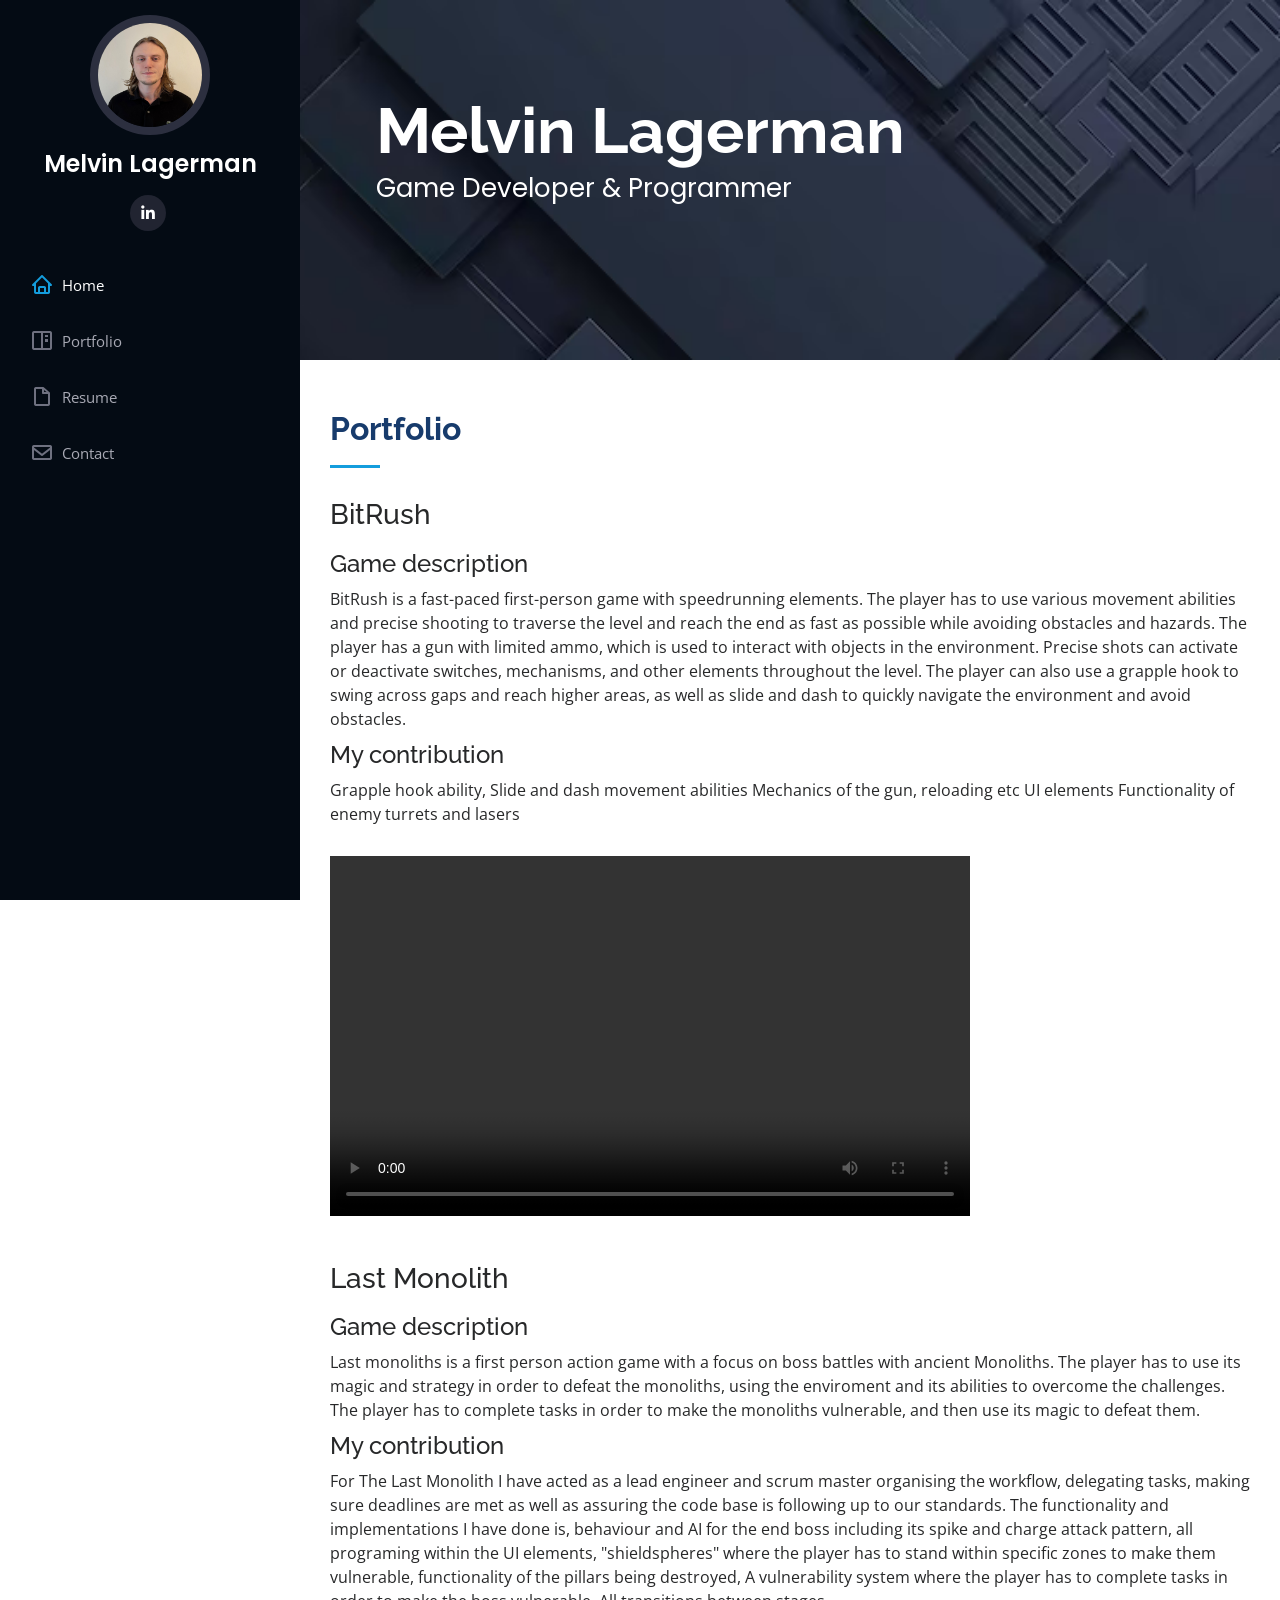
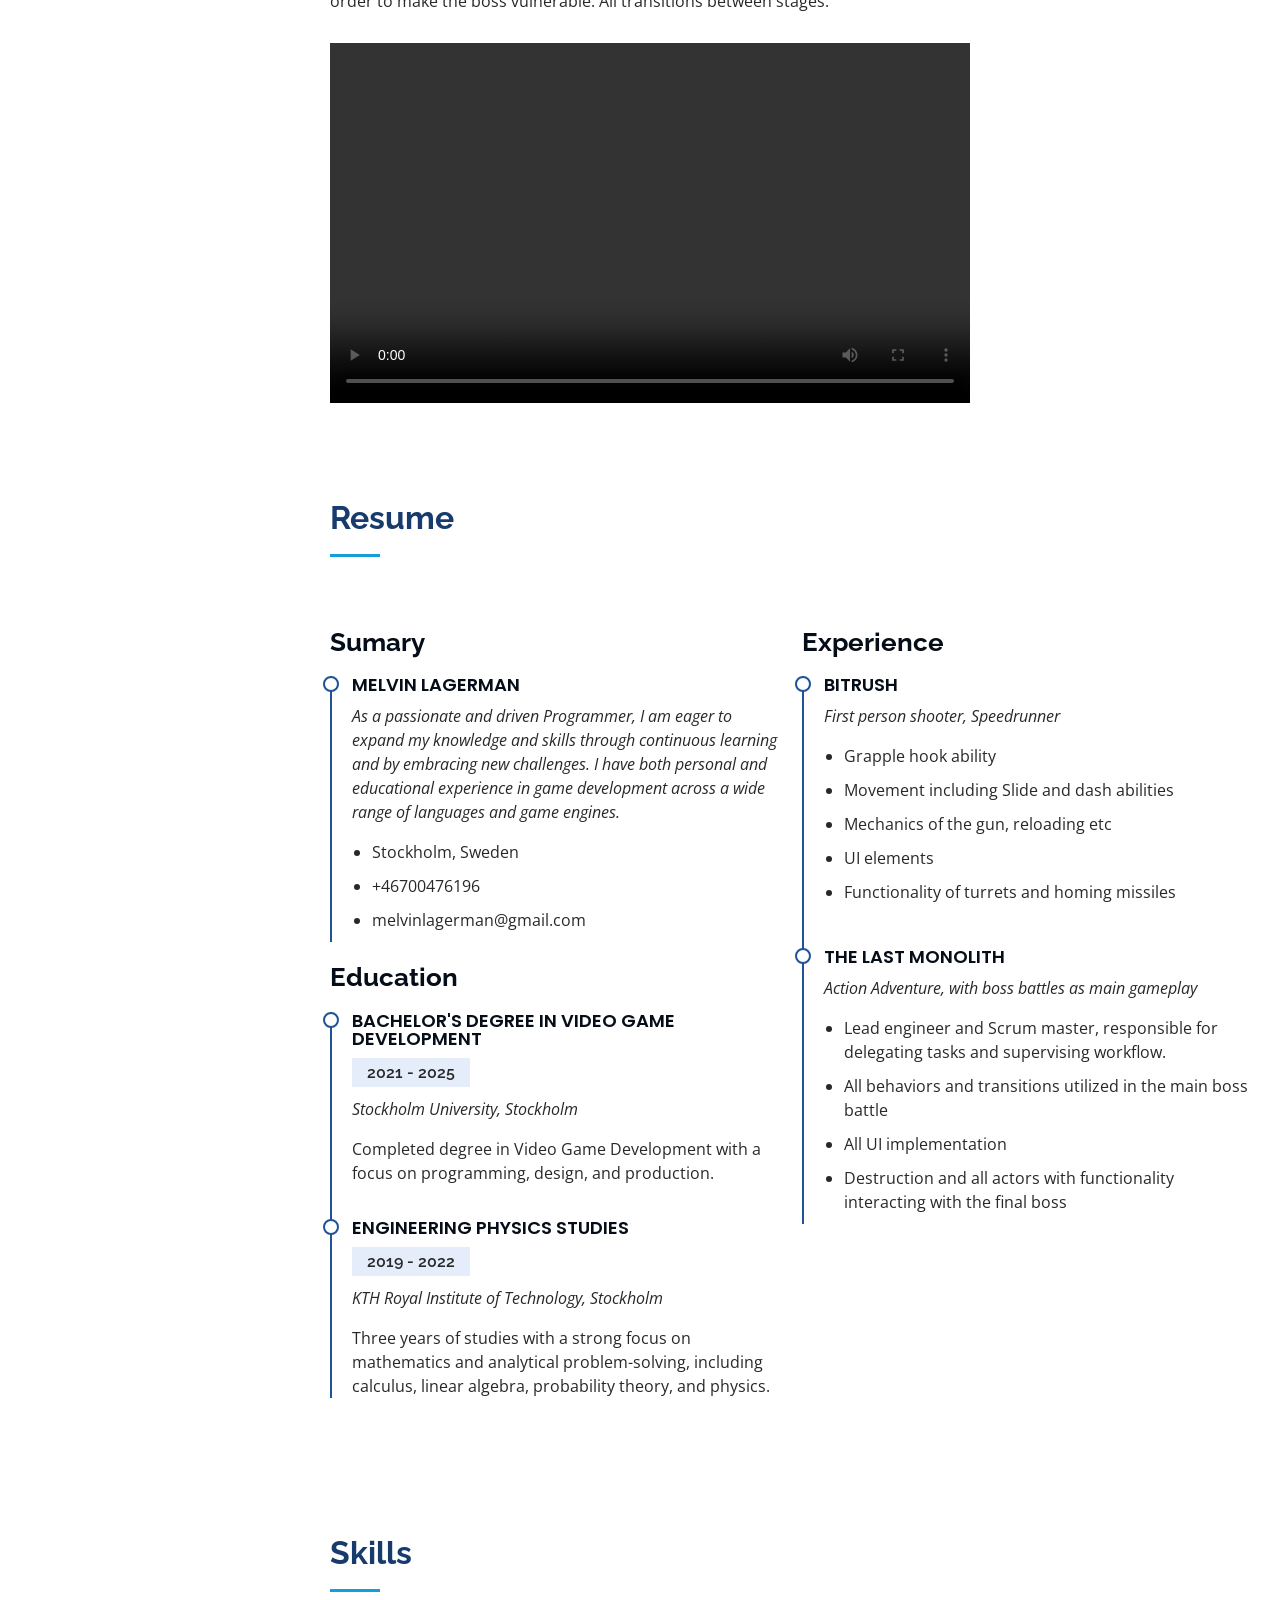
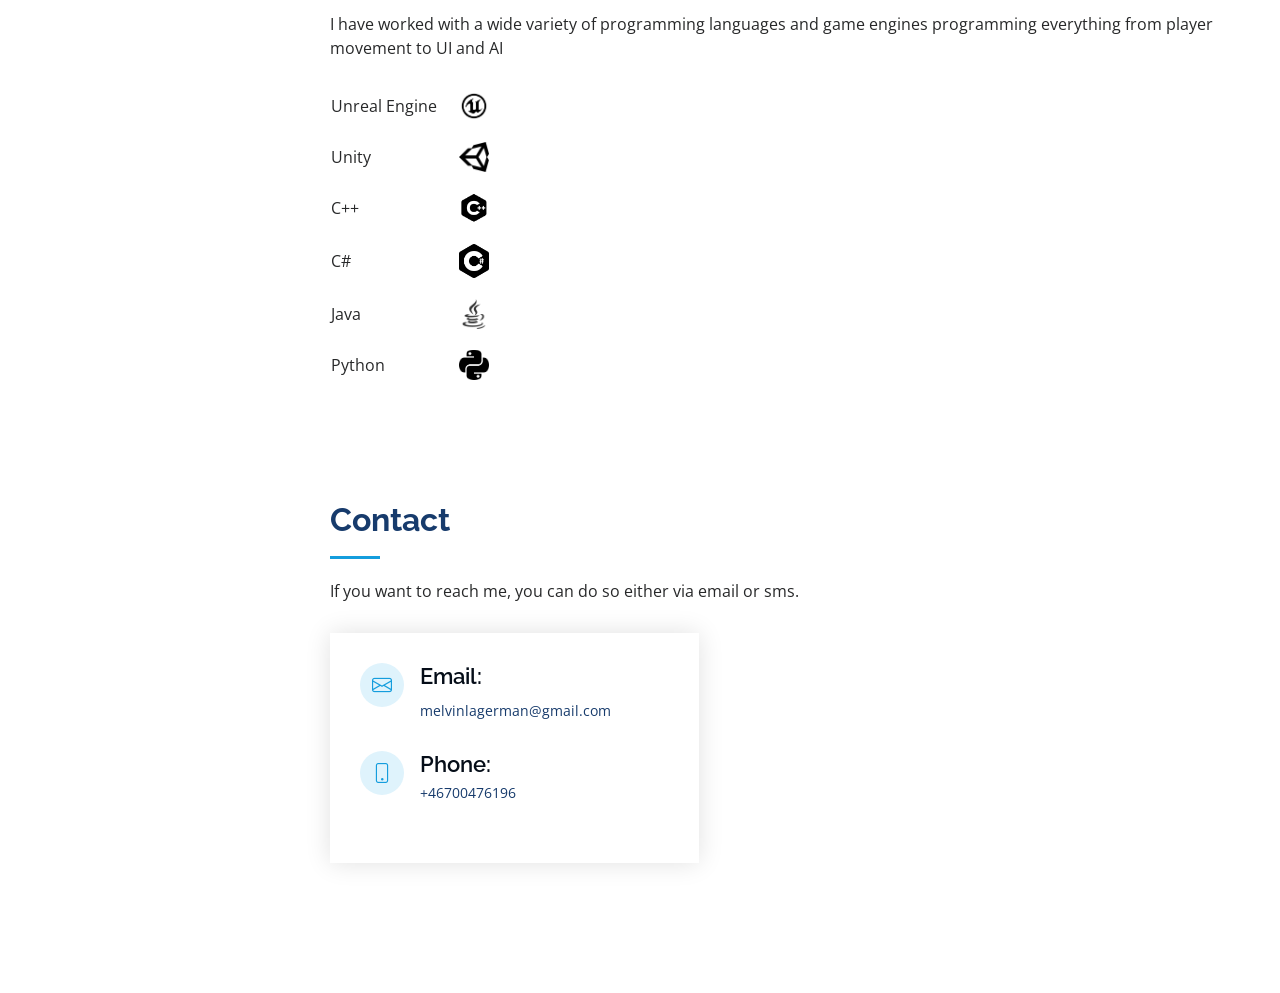
<file: index.html>
<!DOCTYPE html>
<html lang="en">

<head>
  <meta charset="utf-8">
  <meta content="width=device-width, initial-scale=1.0" name="viewport">

  <title>iPortfolio Bootstrap Template - Index</title>
  <meta content="" name="description">
  <meta content="" name="keywords">

  <!-- Favicons -->
  <link href="assets/img/favicon.png" rel="icon">
  <link href="assets/img/apple-touch-icon.png" rel="apple-touch-icon">

  <!-- Google Fonts -->
  <link href="https://fonts.googleapis.com/css?family=Open+Sans:300,300i,400,400i,600,600i,700,700i|Raleway:300,300i,400,400i,500,500i,600,600i,700,700i|Poppins:300,300i,400,400i,500,500i,600,600i,700,700i" rel="stylesheet">

  <!-- Vendor CSS Files -->
  <link href="assets/vendor/aos/aos.css" rel="stylesheet">
  <link href="assets/vendor/bootstrap/css/bootstrap.min.css" rel="stylesheet">
  <link href="assets/vendor/bootstrap-icons/bootstrap-icons.css" rel="stylesheet">
  <link href="assets/vendor/boxicons/css/boxicons.min.css" rel="stylesheet">
  <link href="assets/vendor/glightbox/css/glightbox.min.css" rel="stylesheet">
  <link href="assets/vendor/swiper/swiper-bundle.min.css" rel="stylesheet">

  <!-- Template Main CSS File -->
  <link href="assets/css/style.css" rel="stylesheet">

  <!-- =======================================================
  * Template Name: iPortfolio
  * Template URL: https://bootstrapmade.com/iportfolio-bootstrap-portfolio-websites-template/
  * Updated: Mar 17 2024 with Bootstrap v5.3.3
  * Author: BootstrapMade.com
  * License: https://bootstrapmade.com/license/
  ======================================================== -->
</head>

<body>

  <!-- ======= Mobile nav toggle button ======= -->
  <i class="bi bi-list mobile-nav-toggle d-xl-none"></i>

  <!-- ======= Header ======= -->
  <header id="header">
    <div class="d-flex flex-column">

      <div class="profile">
        <img src="assets/img/PortfolioPNG/profile.jpg" alt="" class="img-fluid rounded-circle">
        <h1 class="text-light"><a href="index.html">Melvin Lagerman</a></h1>
        <div class="social-links mt-3 text-center">

          <a href="https://www.linkedin.com/in/melvin-lagerman" class="linkedin"><i class="bx bxl-linkedin"></i></a>
        </div>
      </div>

      <nav id="navbar" class="nav-menu navbar">
        <ul>
          <li><a href="#hero" class="nav-link scrollto active"><i class="bx bx-home"></i> <span>Home</span></a></li>
          <li><a href="#portfolio" class="nav-link scrollto"><i class="bx bx-book-content"></i> <span>Portfolio</span></a></li>
          <li><a href="#resume" class="nav-link scrollto"><i class="bx bx-file-blank"></i> <span>Resume</span></a></li>

          <li><a href="#contact" class="nav-link scrollto"><i class="bx bx-envelope"></i> <span>Contact</span></a></li>
        </ul>

        
      </nav><!-- .nav-menu -->



    </div>
  </header><!-- End Header -->

  <!-- ======= Hero Section ======= -->
   
  <section id="hero" class="d-flex flex-column justify-content-center align-items-center">
    <div class="hero-container" data-aos="fade-in">
      <h1>Melvin Lagerman</h1>
      <p>Game Developer	&amp Programmer </p>
    </div>
  </section><!-- End Hero -->

  <main id="main">

    

      <!-- ======= Portfolio Section ======= -->
      <section id="portfolio" class="portfolio section-bg"style= "padding-top: 50px;
      padding-bottom: 0px;">
          <div class="container">

              <div class="section-title">
                  <h2>Portfolio</h2>
       
                  <!-- ======= start Bitrush section ======= -->
                  <div class="section-title" style="padding-bottom: 0px;">
                      <h3 style="padding-top: 10px;
                     ;
                  ">BitRush</h3>


                  </div>
                <h4 style="padding-top: 10px;">Game description</h4>
                  <p>
                    BitRush is a fast-paced first-person game with speedrunning elements. The player has to use various movement abilities and precise shooting to traverse the level and reach the end as fast as possible while avoiding obstacles and hazards. The player has a gun with limited ammo, which is used to interact with objects in the environment. Precise shots can activate or deactivate switches, mechanisms, and other elements throughout the level. The player can also use a grapple hook to swing across gaps and reach higher areas, as well as slide and dash to quickly navigate the environment and avoid obstacles.
                    </p>

                  <h4 style="padding-top: 10px;">My contribution</h4>
                  <p style="padding-bottom: 30px;">
                      Grapple hook ability, Slide and dash movement abilities
                      Mechanics of the gun, reloading etc
                      UI elements
                      Functionality of enemy turrets and lasers
                  </p>
                  <!-- ======= Show gameplay gif ======= -->

                  <video width="640" height="360" controls>
                      <source src="assets/img/PortfolioPNG/BitRushTrailer.mp4" type="video/mp4">

                  </video>


              </div>
                  <!-- ======= End Bitrush section ======= -->
                  <!-- ======= start Last Monolith section ======= -->
              <div class="section-title">
                  <h3 style="padding-top: 10px;">Last Monolith</h3>

     <h4 style="padding-top: 10px;">Game description</h4>
                  <p>
                    Last monoliths is a first person action game with a focus on boss battles with ancient Monoliths. The player has to use its magic and strategy in order to defeat the monoliths, using the enviroment and its abilities to overcome the challenges. The player has to complete tasks in order to make the monoliths vulnerable, and then use its magic to defeat them.</p>


                  <h4 style="padding-top: 10px;">My contribution</h4>
                  <p style="padding-bottom: 30px;">For The Last Monolith I have acted as a lead engineer and scrum master organising the workflow, delegating tasks, making sure deadlines are met as well as assuring the code base is following up to our standards. The functionality and implementations I have done is, behaviour and AI for the end boss including its spike and charge attack pattern, all programing within the UI elements, "shieldspheres" where the player has to stand within specific zones to make them vulnerable, functionality of the pillars being destroyed, A vulnerability system where the player has to complete tasks in order to make the boss vulnerable. All transitions between stages.</p>

                  <!-- ======= Show gameplay gif ======= -->
                   

                  <video width="640" height="360" controls>
                      <source src="assets/img/PortfolioPNG/LastMonolithTrailer.mp4" type="video/mp4">
                  
                  </video>
                  
              </div>
                      <!-- ======= end Last Monolith section ======= -->


          
      </section><!-- End Portfolio Section -->
      <!-- ======= Resume Section ======= -->
      <section id="resume" class="resume">
          <div class="container">

              <div class="section-title">
                  <h2>Resume</h2>
                  <p></p>
              </div>

              <div class="row">
                  <div class="col-lg-6" data-aos="fade-up">
                      <h3 class="resume-title">Sumary</h3>
                      <div class="resume-item pb-0">
                          <h4>Melvin Lagerman</h4>
                          <p><em>As a passionate and driven Programmer, I am eager to expand my knowledge and skills through continuous learning and by embracing new challenges.
                              I have both personal and educational experience in game development across a wide range of languages and game engines.</em></p>
                          <ul>
                              <li>Stockholm, Sweden</li>
                              <li>+46700476196</li>
                              <li>melvinlagerman@gmail.com</li>
                          </ul>
                      </div>
<h3 class="resume-title">Education</h3>

<div class="resume-item"> <h4>Bachelor's Degree in Video Game Development</h4> <h5>2021 - 2025</h5> <p><em>Stockholm University, Stockholm</em></p> <p>Completed degree in Video Game Development with a focus on programming, design, and production.</p> </div>

<div class="resume-item"> <h4>Engineering Physics Studies</h4> <h5>2019 - 2022</h5> <p><em>KTH Royal Institute of Technology, Stockholm</em></p> <p>Three years of studies with a strong focus on mathematics and analytical problem-solving, including calculus, linear algebra, probability theory, and physics.</p> </div>
                  </div>
                  <div class="col-lg-6" data-aos="fade-up" data-aos-delay="100">
                      <h3 class="resume-title">Experience</h3>
                      <div class="resume-item">
                          <h4>BitRush</h4>
                          <p><em>First person shooter, Speedrunner </em></p>
                          <ul>
                              <li>Grapple hook ability</li>
                              <li>Movement including Slide and dash abilities</li>
                              <li>Mechanics of the gun, reloading etc</li>
                              <li>UI elements</li>
                              <li>Functionality of turrets and homing missiles</li>
                          </ul>
                      </div>
                      <div class="resume-item">
                          <h4>The Last Monolith</h4>
                 
                          <p><em>Action Adventure, with boss battles as main gameplay</em></p>
                          <ul>
                              <li>Lead engineer and Scrum master, responsible for delegating tasks and supervising workflow.</li>
                              <li>All behaviors and transitions utilized in the main boss battle</li>
                              <li>All UI implementation</li>
                              <li>Destruction and all actors with functionality interacting with the final boss</li>


                          </ul>
                      </div>
                  </div>
              </div>

          </div>
      </section><!-- End Resume Section -->

            <!-- ======= Skills Section ======= -->
      <section id="skills" class="skills section-bg" 
    >
          <div class="container">

              <div class="section-title">
                  <h2>Skills</h2>
                  <p>I have worked with a wide variety of programming languages and game engines programming everything from player movement to UI and AI</p>
              </div>

              
                  <table>

                      <tr >
                          <td style="padding-bottom:20px">
                              <span class="skill">Unreal Engine </span>

                          </td>
                          <td  style="padding-bottom:20px">
                              <img class="img" src="assets/img/PortfolioPNG/Unrealpng.png" alt="PNG Image">

                          </td>

                      </tr>
                      <tr>
                          <td  style="padding-bottom:20px">

                              <span class="skill">Unity </span>

                          </td>
                          <td  style="padding-bottom:20px">

                              <img class="img" src="assets/img/PortfolioPNG/Unitypng.png" alt="PNG Image">

                          </td>
                      </tr>
                      <tr>

                          <td  style="padding-bottom:20px">
                              <span class="skill">C++ </span>
                          </td>
                          <td  style="padding-bottom:20px">

                              <img class="img" src="assets/img/PortfolioPNG/c++png.png" alt="PNG Image">
                          </td>
                      </tr>
                      <tr>

                          <td  style="padding-bottom:20px">
                              <span class="skill">C# </span>
                          </td>
                          <td  style="padding-bottom:20px">

                              <img class="img" src="assets/img/PortfolioPNG/Cpng.png" alt="PNG Image">
                          </td>
                      </tr>
                      <tr>

                          <td  style="padding-bottom:20px">
                              <span class="skill">Java </span>
                          </td>
                          <td  style="padding-bottom:20px">

                              <img class="img" src="assets/img/PortfolioPNG/Javapng.png" alt="PNG Image">
                          </td>
                      </tr>

                      <tr>

                          <td>
                              <span class="skill">Python </span>
                          </td>
                          <td>

                              <img class="img" src="assets/img/PortfolioPNG/Pythonpng.png" alt="PNG Image">
                          </td>
                      </tr>




                  </table>


            

          </div>

                      </div>
</section><!-- End Skills Section -->
      
      <!-- ======= Contact Section ======= -->
      <section id="contact" class="contact">
          <div class="container">

              <div class="section-title">
                  <h2>Contact</h2>
                  <p>If you want to reach me, you can do so either via email or sms.</p>
              </div>

              <div class="row" data-aos="fade-in">

                  <div class="col-lg-5 d-flex align-items-stretch">
                      <div class="info">


                          <div class="email">
                              <i class="bi bi-envelope"></i>
                              <h4>Email:</h4>
                              <p>melvinlagerman@gmail.com</p>
                          </div>

                          <div class="phone">
                              <i class="bi bi-phone"></i>
                              <h4>Phone:</h4>
                              <p>+46700476196</p>
                          </div>

                         
                      </div>

                  </div>

                 

              </div>

          </div>
      </section><!-- End Contact Section -->

  </main><!-- End #main -->

  <!-- ======= Footer ======= -->
  <footer id="footer">
    <div class="container">
      
    </div>
  </footer><!-- End  Footer -->

  <a href="#" class="back-to-top d-flex align-items-center justify-content-center"><i class="bi bi-arrow-up-short"></i></a>

  <!-- Vendor JS Files -->
  <script src="assets/vendor/purecounter/purecounter_vanilla.js"></script>
  <script src="assets/vendor/aos/aos.js"></script>
  <script src="assets/vendor/bootstrap/js/bootstrap.bundle.min.js"></script>
  <script src="assets/vendor/glightbox/js/glightbox.min.js"></script>
  <script src="assets/vendor/isotope-layout/isotope.pkgd.min.js"></script>
  <script src="assets/vendor/swiper/swiper-bundle.min.js"></script>
  <script src="assets/vendor/typed.js/typed.umd.js"></script>
  <script src="assets/vendor/waypoints/noframework.waypoints.js"></script>
  <script src="assets/vendor/php-email-form/validate.js"></script>

  <!-- Template Main JS File -->
  <script src="assets/js/main.js"></script>

</body>

</html>
</file>
<file: assets/css/style.css>
/**
* Template Name: iPortfolio
* Template URL: https://bootstrapmade.com/iportfolio-bootstrap-portfolio-websites-template/
* Updated: Mar 17 2024 with Bootstrap v5.3.3
* Author: BootstrapMade.com
* License: https://bootstrapmade.com/license/
*/

/*--------------------------------------------------------------
# General
--------------------------------------------------------------*/
body {
  font-family: "Open Sans", sans-serif;
  color: #272829;
}

a {
  color: #149ddd;
  text-decoration: none;
}

a:hover {
  color: #37b3ed;
  text-decoration: none;
}

h1,
h2,
h3,
h4,
h5,
h6 {
  font-family: "Raleway", sans-serif;
}

/*--------------------------------------------------------------
# Back to top button
--------------------------------------------------------------*/
.back-to-top {
  position: fixed;
  visibility: hidden;
  opacity: 0;
  right: 15px;
  bottom: 15px;
  z-index: 996;
  background: #149ddd;
  width: 40px;
  height: 40px;
  border-radius: 50px;
  transition: all 0.4s;
}

.back-to-top i {
  font-size: 28px;
  color: #fff;
  line-height: 0;
}

.back-to-top:hover {
  background: #2eafec;
  color: #fff;
}

.back-to-top.active {
  visibility: visible;
  opacity: 1;
}

/*--------------------------------------------------------------
# Header
--------------------------------------------------------------*/
#header {
  position: fixed;
  top: 0;
  left: 0;
  bottom: 0;
  width: 300px;
  transition: all ease-in-out 0.5s;
  z-index: 9997;
  transition: all 0.5s;
  padding: 0 15px;
  background: #040b14;
  overflow-y: auto;
}

#header .profile img {
  margin: 15px auto;
  display: block;
  width: 120px;
  border: 8px solid #2c2f3f;
}

#header .profile h1 {
  font-size: 24px;
  margin: 0;
  padding: 0;
  font-weight: 600;
  -moz-text-align-last: center;
  text-align-last: center;
  font-family: "Poppins", sans-serif;
}

#header .profile h1 a,
#header .profile h1 a:hover {
  color: #fff;
  text-decoration: none;
}

#header .profile .social-links a {
  font-size: 18px;
  display: inline-block;
  background: #212431;
  color: #fff;
  line-height: 1;
  padding: 8px 0;
  margin-right: 4px;
  border-radius: 50%;
  text-align: center;
  width: 36px;
  height: 36px;
  transition: 0.3s;
}

#header .profile .social-links a:hover {
  background: #149ddd;
  color: #fff;
  text-decoration: none;
}

#main {
  margin-left: 300px;
}

.container,
.container-fluid {
  padding-left: 30px;
  padding-right: 30px;
}

@media (max-width: 1199px) {
  #header {
    left: -300px;
  }

  #main {
    margin-left: 0;
  }

  .container,
  .container-fluid {
    padding-left: 12px;
    padding-right: 12px;
  }
}

/*--------------------------------------------------------------
# Navigation Menu
--------------------------------------------------------------*/
/* Desktop Navigation */
.nav-menu {
  padding: 30px 0 0 0;
}

.nav-menu * {
  margin: 0;
  padding: 0;
  list-style: none;
}

.nav-menu>ul>li {
  position: relative;
  white-space: nowrap;
}

.nav-menu a,
.nav-menu a:focus {
  display: flex;
  align-items: center;
  color: #a8a9b4;
  padding: 12px 15px;
  margin-bottom: 8px;
  transition: 0.3s;
  font-size: 15px;
}

.nav-menu a i,
.nav-menu a:focus i {
  font-size: 24px;
  padding-right: 8px;
  color: #6f7180;
}

.nav-menu a:hover,
.nav-menu .active,
.nav-menu .active:focus,
.nav-menu li:hover>a {
  text-decoration: none;
  color: #fff;
}

.nav-menu a:hover i,
.nav-menu .active i,
.nav-menu .active:focus i,
.nav-menu li:hover>a i {
  color: #149ddd;
}

/* Mobile Navigation */
.mobile-nav-toggle {
  position: fixed;
  right: 15px;
  top: 15px;
  z-index: 9998;
  border: 0;
  font-size: 24px;
  transition: all 0.4s;
  outline: none !important;
  background-color: #149ddd;
  color: #fff;
  width: 40px;
  height: 40px;
  display: inline-flex;
  align-items: center;
  justify-content: center;
  line-height: 0;
  border-radius: 50px;
  cursor: pointer;
}

.mobile-nav-active {
  overflow: hidden;
}

.mobile-nav-active #header {
  left: 0;
}

/*--------------------------------------------------------------
# Hero Section
--------------------------------------------------------------*/
#hero {
  width: 100%;
  height: 40vh;
  background-image: url("portfolio_backround.png");
  background-size:contain;


}

#hero:before {
  content: "";
  background: rgba(50, 87, 138, 0);
  position: absolute;
  bottom: 800px;
  top: 0;
  left: 0;
  right: 0;
  z-index: 1;
}

#hero .hero-container {
  position: relative;
  z-index: 2;
  min-width: 300px;

}

#hero h1 {
  margin: 0 0 10px 0;
  font-size: 64px;
  font-weight: 700;
  line-height: 56px;
  color: #fff;
}

#hero p {
  color: #fff;
  margin-bottom: 50px;
  font-size: 26px;
  font-family: "Poppins", sans-serif;
}

#hero p span {
  color: #fff;
  padding-bottom: 4px;
  letter-spacing: 1px;
  border-bottom: 3px solid #149ddd;
}

@media (min-width: 1024px) {
  #hero {
    background-attachment: fixed;
  }
}

@media (max-width: 768px) {
  #hero h1 {
    font-size: 28px;
    line-height: 36px;
  }

  #hero h2 {
    font-size: 18px;
    line-height: 24px;
    margin-bottom: 30px;
  }
}

/*--------------------------------------------------------------
# Sections General
--------------------------------------------------------------*/
section {
  padding: 60px 0;
  overflow: hidden;
}

.section-bg {
  background: #1d315200;

}

.section-title {
  padding-bottom: 30px;
}

.section-title h2 {
  font-size: 32px;
  font-weight: bold;
  margin-bottom: 20px;
  padding-bottom: 20px;
  position: relative;
  color: #173b6c;
}

.section-title h2::after {
  content: "";
  position: absolute;
  display: block;
  width: 50px;
  height: 3px;
  background: #149ddd;
  bottom: 0;
  left: 0;
}

.section-title p {
  margin-bottom: 0;
}

/*--------------------------------------------------------------
# About
--------------------------------------------------------------*/
.about .content h3 {
  font-weight: 700;
  font-size: 26px;
  color: #173b6c;
}

.about .content ul {
  list-style: none;
  padding: 0;
}

.about .content ul li {
  margin-bottom: 20px;
  display: flex;
  align-items: center;
}

.about .content ul strong {
  margin-right: 10px;
}

.about .content ul i {
  font-size: 16px;
  margin-right: 5px;
  color: #149ddd;
  line-height: 0;
}

.about .content p:last-child {
  margin-bottom: 0;
}

/*--------------------------------------------------------------
# Facts
--------------------------------------------------------------*/
.facts {
  padding-bottom: 30px;
}

.facts .count-box {
  padding: 30px;
  width: 100%;
}

.facts .count-box i {
  display: block;
  font-size: 44px;
  color: #149ddd;
  float: left;
  line-height: 0;
}

.facts .count-box span {
  font-size: 48px;
  line-height: 40px;
  display: block;
  font-weight: 700;
  color: #050d18;
  margin-left: 60px;
}

.facts .count-box p {
  padding: 15px 0 0 0;
  margin: 0 0 0 60px;
  font-family: "Raleway", sans-serif;
  font-size: 14px;
  color: #122f57;
}

.facts .count-box a {
  font-weight: 600;
  display: block;
  margin-top: 20px;
  color: #122f57;
  font-size: 15px;
  font-family: "Poppins", sans-serif;
  transition: ease-in-out 0.3s;
}

.facts .count-box a:hover {
  color: #1f5297;
}

/*--------------------------------------------------------------
# Akills
--------------------------------------------------------------*/
.skills .progress {
  height: 60px;
  display: block;
  background: none;
  border-radius: 0;
}

.skills .progress .skill {
  padding: 0;
  margin: 0 0 6px 0;
  text-transform: uppercase;
  display: block;
  font-weight: 600;
  font-family: "Poppins", sans-serif;
  color: #050d18;
}

.skills .progress .skill .val {
  float: right;
  font-style: normal;
}

.skills .progress-bar-wrap {
  background: #dce8f8;
  height: 10px;
}

.skills .progress-bar {
  width: 1px;
  height: 10px;
  transition: 0.9s;
  background-color: #149ddd;
}

/*--------------------------------------------------------------
# Resume
--------------------------------------------------------------*/
.resume .resume-title {
  font-size: 26px;
  font-weight: 700;
  margin-top: 20px;
  margin-bottom: 20px;
  color: #050d18;
}

.resume .resume-item {
  padding: 0 0 20px 20px;
  margin-top: -2px;
  border-left: 2px solid #1f5297;
  position: relative;
}

.resume .resume-item h4 {
  line-height: 18px;
  font-size: 18px;
  font-weight: 600;
  text-transform: uppercase;
  font-family: "Poppins", sans-serif;
  color: #050d18;
  margin-bottom: 10px;
}

.resume .resume-item h5 {
  font-size: 16px;
  background: #e4edf9;
  padding: 5px 15px;
  display: inline-block;
  font-weight: 600;
  margin-bottom: 10px;
}

.resume .resume-item ul {
  padding-left: 20px;
}

.resume .resume-item ul li {
  padding-bottom: 10px;
}

.resume .resume-item:last-child {
  padding-bottom: 0;
}

.resume .resume-item::before {
  content: "";
  position: absolute;
  width: 16px;
  height: 16px;
  border-radius: 50px;
  left: -9px;
  top: 0;
  background: #fff;
  border: 2px solid #1f5297;
}

/*--------------------------------------------------------------
# Portfolio
--------------------------------------------------------------*/
.portfolio .portfolio-item {
  margin-bottom: 30px;
}

.portfolio #portfolio-flters {
  padding: 0;
  margin: 0 auto 35px auto;
  list-style: none;
  text-align: center;
  background: #fff;
  border-radius: 50px;
  padding: 2px 15px;
}

.portfolio #portfolio-flters li {
  cursor: pointer;
  display: inline-block;
  padding: 10px 15px 8px 15px;
  font-size: 14px;
  font-weight: 600;
  line-height: 1;
  text-transform: uppercase;
  color: #272829;
  margin-bottom: 5px;
  transition: all 0.3s ease-in-out;
}

.portfolio #portfolio-flters li:hover,
.portfolio #portfolio-flters li.filter-active {
  color: #149ddd;
}

.portfolio #portfolio-flters li:last-child {
  margin-right: 0;
}

.portfolio .portfolio-wrap {
  transition: 0.3s;
  position: relative;
  overflow: hidden;
  z-index: 1;
}

.portfolio .portfolio-wrap::before {
  content: "";
  background: rgba(255, 255, 255, 0.5);
  position: absolute;
  left: 0;
  right: 0;
  top: 0;
  bottom: 0;
  transition: all ease-in-out 0.3s;
  z-index: 2;
  opacity: 0;
}

.portfolio .portfolio-wrap .portfolio-links {
  opacity: 1;
  left: 0;
  right: 0;
  bottom: -60px;
  z-index: 3;
  position: absolute;
  transition: all ease-in-out 0.3s;
  display: flex;
  justify-content: center;
}

.portfolio .portfolio-wrap .portfolio-links a {
  color: #fff;
  font-size: 28px;
  text-align: center;
  background: rgba(20, 157, 221, 0.75);
  transition: 0.3s;
  width: 50%;
}

.portfolio .portfolio-wrap .portfolio-links a:hover {
  background: rgba(20, 157, 221, 0.95);
}

.portfolio .portfolio-wrap .portfolio-links a+a {
  border-left: 1px solid #37b3ed;
}

.portfolio .portfolio-wrap:hover::before {
  top: 0;
  left: 0;
  right: 0;
  bottom: 0;
  opacity: 1;
}

.portfolio .portfolio-wrap:hover .portfolio-links {
  opacity: 1;
  bottom: 0;
}

/*--------------------------------------------------------------
# Portfolio Details
--------------------------------------------------------------*/
.portfolio-details {
  padding-top: 40px;
}

.portfolio-details .portfolio-details-slider img {
  width: 100%;
}

.portfolio-details .portfolio-details-slider .swiper-pagination {
  margin-top: 20px;
  position: relative;
}

.portfolio-details .portfolio-details-slider .swiper-pagination .swiper-pagination-bullet {
  width: 12px;
  height: 12px;
  background-color: #fff;
  opacity: 1;
  border: 1px solid #149ddd;
}

.portfolio-details .portfolio-details-slider .swiper-pagination .swiper-pagination-bullet-active {
  background-color: #149ddd;
}

.portfolio-details .portfolio-info {
  padding: 30px;
  box-shadow: 0px 0 30px rgba(5, 13, 24, 0.08);
}

.portfolio-details .portfolio-info h3 {
  font-size: 22px;
  font-weight: 700;
  margin-bottom: 20px;
  padding-bottom: 20px;
  border-bottom: 1px solid #eee;
}

.portfolio-details .portfolio-info ul {
  list-style: none;
  padding: 0;
  font-size: 15px;
}

.portfolio-details .portfolio-info ul li+li {
  margin-top: 10px;
}

.portfolio-details .portfolio-description {
  padding-top: 30px;
}

.portfolio-details .portfolio-description h2 {
  font-size: 26px;
  font-weight: 700;
  margin-bottom: 20px;
}

.portfolio-details .portfolio-description p {
  padding: 0;
}

/*--------------------------------------------------------------
# Services
--------------------------------------------------------------*/
.services .icon-box {
  margin-bottom: 20px;
}

.services .icon {
  float: left;
  display: flex;
  align-items: center;
  justify-content: center;
  width: 54px;
  height: 54px;
  background: #149ddd;
  border-radius: 50%;
  transition: 0.5s;
  border: 1px solid #149ddd;
}

.services .icon i {
  color: #fff;
  font-size: 24px;
  line-height: 0;
}

.services .icon-box:hover .icon {
  background: #fff;
}

.services .icon-box:hover .icon i {
  color: #149ddd;
}

.services .title {
  margin-left: 80px;
  font-weight: 700;
  margin-bottom: 15px;
  font-size: 18px;
}

.services .title a {
  color: #343a40;
}

.services .title a:hover {
  color: #149ddd;
}

.services .description {
  margin-left: 80px;
  line-height: 24px;
  font-size: 14px;
}

/*--------------------------------------------------------------
# Testimonials
--------------------------------------------------------------*/
.testimonials .testimonials-carousel,
.testimonials .testimonials-slider {
  overflow: hidden;
}

.testimonials .testimonial-item {
  box-sizing: content-box;
  text-align: center;
  min-height: 320px;
}

.testimonials .testimonial-item .testimonial-img {
  width: 90px;
  border-radius: 50%;
  margin: 0 auto;
}

.testimonials .testimonial-item h3 {
  font-size: 18px;
  font-weight: bold;
  margin: 10px 0 5px 0;
  color: #111;
}

.testimonials .testimonial-item h4 {
  font-size: 14px;
  color: #999;
  margin: 0;
}

.testimonials .testimonial-item .quote-icon-left,
.testimonials .testimonial-item .quote-icon-right {
  color: #c3e8fa;
  font-size: 26px;
}

.testimonials .testimonial-item .quote-icon-left {
  display: inline-block;
  left: -5px;
  position: relative;
}

.testimonials .testimonial-item .quote-icon-right {
  display: inline-block;
  right: -5px;
  position: relative;
  top: 10px;
}

.testimonials .testimonial-item p {
  font-style: italic;
  margin: 0 15px 15px 15px;
  padding: 20px;
  background: #fff;
  position: relative;
  margin-bottom: 35px;
  border-radius: 6px;
  box-shadow: 0px 2px 15px rgba(0, 0, 0, 0.1);
}

.testimonials .testimonial-item p::after {
  content: "";
  width: 0;
  height: 0;
  border-top: 20px solid #fff;
  border-right: 20px solid transparent;
  border-left: 20px solid transparent;
  position: absolute;
  bottom: -20px;
  left: calc(50% - 20px);
}

.testimonials .swiper-pagination {
  margin-top: 20px;
  position: relative;
}

.testimonials .swiper-pagination .swiper-pagination-bullet {
  width: 12px;
  height: 12px;
  background-color: #fff;
  opacity: 1;
  border: 1px solid #149ddd;
}

.testimonials .swiper-pagination .swiper-pagination-bullet-active {
  background-color: #149ddd;
}

/*--------------------------------------------------------------
# Contact
--------------------------------------------------------------*/
.contact {
  padding-bottom: 130px;
}

.contact .info {
  padding: 30px;
  background: #fff;
  width: 100%;
  box-shadow: 0 0 24px 0 rgba(0, 0, 0, 0.12);
}

.contact .info i {
  font-size: 20px;
  color: #149ddd;
  float: left;
  width: 44px;
  height: 44px;
  background: #dff3fc;
  display: flex;
  justify-content: center;
  align-items: center;
  border-radius: 50px;
  transition: all 0.3s ease-in-out;
}

.contact .info h4 {
  padding: 0 0 0 60px;
  font-size: 22px;
  font-weight: 600;
  margin-bottom: 5px;
  color: #050d18;
}

.contact .info p {
  padding: 0 0 10px 60px;
  margin-bottom: 20px;
  font-size: 14px;
  color: #173b6c;
}

.contact .info .email p {
  padding-top: 5px;
}

.contact .info .social-links {
  padding-left: 60px;
}

.contact .info .social-links a {
  font-size: 18px;
  display: inline-block;
  background: #333;
  color: #fff;
  line-height: 1;
  padding: 8px 0;
  border-radius: 50%;
  text-align: center;
  width: 36px;
  height: 36px;
  transition: 0.3s;
  margin-right: 10px;
}

.contact .info .social-links a:hover {
  background: #149ddd;
  color: #fff;
}

.contact .info .email:hover i,
.contact .info .address:hover i,
.contact .info .phone:hover i {
  background: #149ddd;
  color: #fff;
}

.contact .php-email-form {
  width: 100%;
  padding: 30px;
  background: #fff;
  box-shadow: 0 0 24px 0 rgba(0, 0, 0, 0.12);
}

.contact .php-email-form .form-group {
  padding-bottom: 8px;
}

.contact .php-email-form .validate {
  display: none;
  color: red;
  margin: 0 0 15px 0;
  font-weight: 400;
  font-size: 13px;
}

.contact .php-email-form .error-message {
  display: none;
  color: #fff;
  background: #ed3c0d;
  text-align: left;
  padding: 15px;
  font-weight: 600;
}

.contact .php-email-form .error-message br+br {
  margin-top: 25px;
}

.contact .php-email-form .sent-message {
  display: none;
  color: #fff;
  background: #18d26e;
  text-align: center;
  padding: 15px;
  font-weight: 600;
}

.contact .php-email-form .loading {
  display: none;
  background: #fff;
  text-align: center;
  padding: 15px;
}

.contact .php-email-form .loading:before {
  content: "";
  display: inline-block;
  border-radius: 50%;
  width: 24px;
  height: 24px;
  margin: 0 10px -6px 0;
  border: 3px solid #18d26e;
  border-top-color: #eee;
  animation: animate-loading 1s linear infinite;
}

.contact .php-email-form .form-group {
  margin-bottom: 15px;
}

.contact .php-email-form label {
  padding-bottom: 8px;
}

.contact .php-email-form input,
.contact .php-email-form textarea {
  border-radius: 0;
  box-shadow: none;
  font-size: 14px;
}

.contact .php-email-form input {
  height: 44px;
}

.contact .php-email-form textarea {
  padding: 10px 15px;
}

.contact .php-email-form button[type=submit] {
  background: #149ddd;
  border: 0;
  padding: 10px 24px;
  color: #fff;
  transition: 0.4s;
  border-radius: 4px;
}

.contact .php-email-form button[type=submit]:hover {
  background: #37b3ed;
}

@keyframes animate-loading {
  0% {
    transform: rotate(0deg);
  }

  100% {
    transform: rotate(360deg);
  }
}

/*--------------------------------------------------------------
# Breadcrumbs
--------------------------------------------------------------*/
.breadcrumbs {
  padding: 20px 0;
  background: #f9f9f9;
}

.breadcrumbs h2 {
  font-size: 26px;
  font-weight: 300;
}

.breadcrumbs ol {
  display: flex;
  flex-wrap: wrap;
  list-style: none;
  padding: 0;
  margin: 0;
  font-size: 15px;
}

.breadcrumbs ol li+li {
  padding-left: 10px;
}

.breadcrumbs ol li+li::before {
  display: inline-block;
  padding-right: 10px;
  color: #0e2442;
  content: "/";
}

@media (max-width: 768px) {
  .breadcrumbs .d-flex {
    display: block !important;
  }

  .breadcrumbs ol {
    display: block;
  }

  .breadcrumbs ol li {
    display: inline-block;
  }
}

/*--------------------------------------------------------------
# Footer
--------------------------------------------------------------*/
#footer {
  padding: 15px;
  color: #f4f6fd;
  font-size: 14px;
  position: fixed;
  left: 0;
  bottom: 0;
  width: 300px;
  z-index: 9999;
  background: #040b14;
}

#footer .copyright {
  text-align: center;
}

#footer .credits {
  padding-top: 5px;
  text-align: center;
  font-size: 13px;
  color: #eaebf0;
}

@media (max-width: 1199px) {
  #footer {
    position: static;
    width: auto;
    padding-right: 20px 15px;
  }
}

.img {
    padding-left: 20px;
    width: 50px; /* Adjust the width as needed */
    height: auto; /* Maintain aspect ratio */
}

.tr{
    padding-bottom: 20px;
}
</file>
